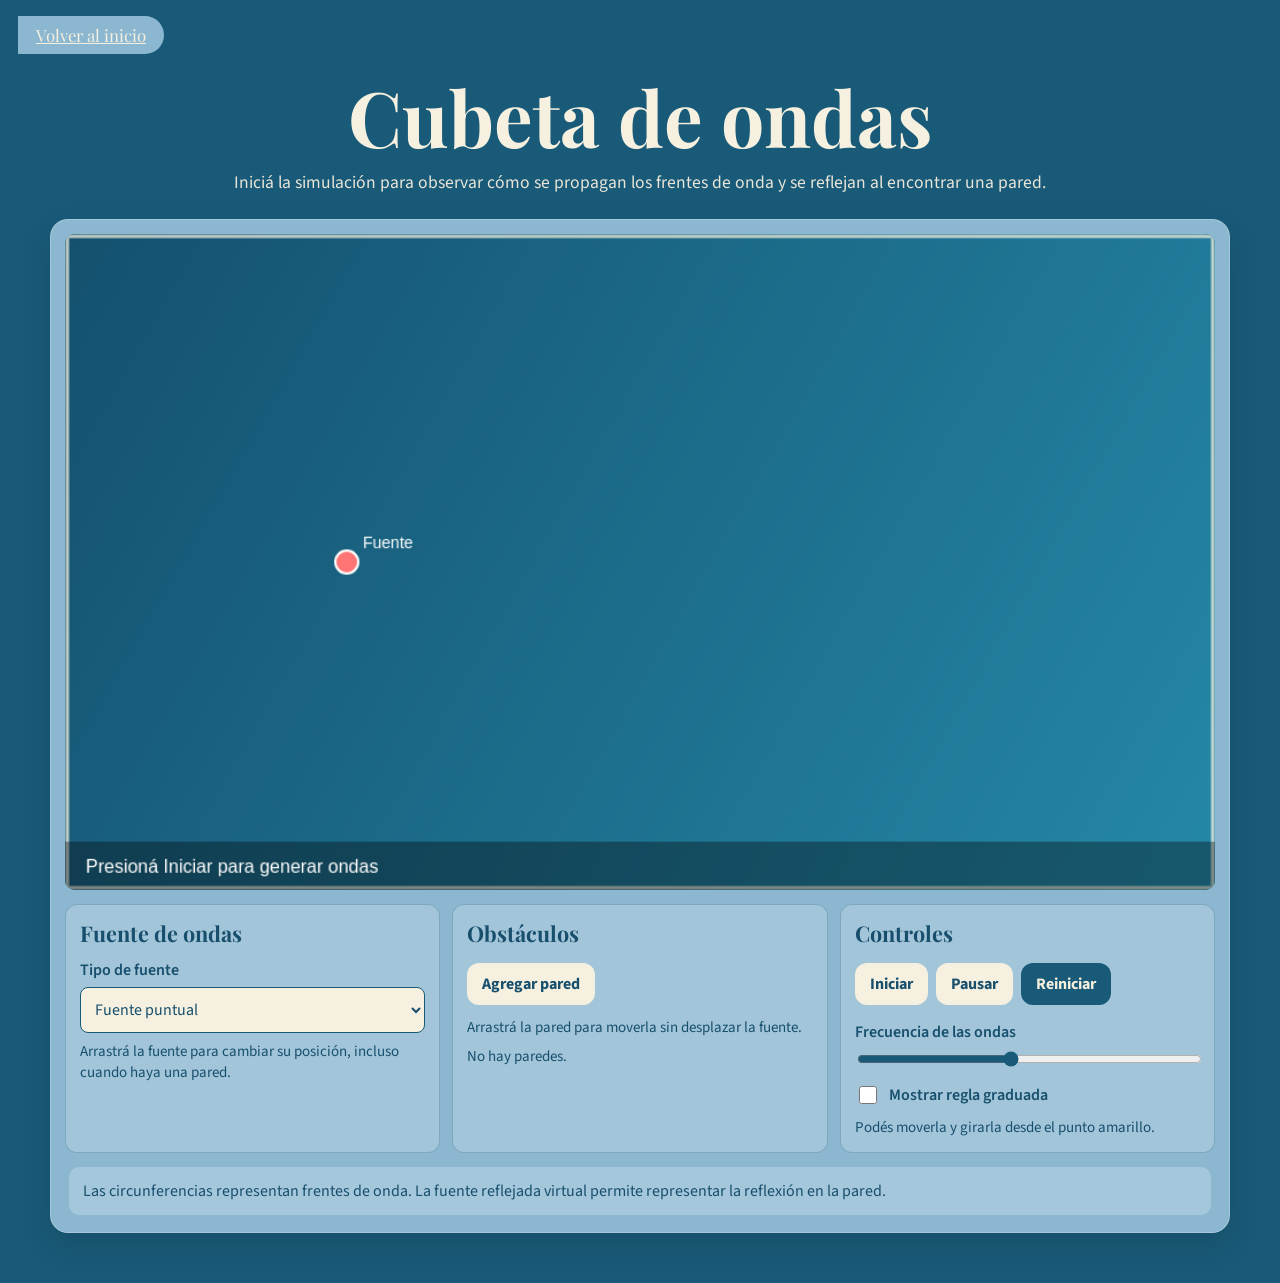
<file: cubeta.html>
<!DOCTYPE html><html lang="es"><head><meta charset="UTF-8"><meta name="viewport" content="width=device-width, initial-scale=1.0"><title>Cubeta de ondas</title><link rel="stylesheet" href="estilos.css"><script src="cubeta.js" defer></script></head><body><a class="back-link" href="index.html">Volver al inicio</a><main class="page-wrap"><h1 class="page-title">Cubeta de ondas</h1><p class="page-intro">Iniciá la simulación para observar cómo se propagan los frentes de onda y se reflejan al encontrar una pared.</p><section class="sim-panel"><canvas id="water-canvas" width="1000" height="570" aria-label="Simulación dinámica de una cubeta de ondas"></canvas><div class="control-grid"><div class="control-card"><h2>Fuente de ondas</h2><label class="control-label" for="source-type">Tipo de fuente</label><select id="source-type"><option value="point">Fuente puntual</option><option value="double">Dos fuentes puntuales</option></select><p class="small-note">Arrastrá la fuente para cambiar su posición, incluso cuando haya una pared.</p></div><div class="control-card"><h2>Obstáculos</h2><button class="btn" id="wall-toggle">Agregar pared</button><p class="small-note">Arrastrá la pared para moverla sin desplazar la fuente.</p><p class="small-note" id="wall-status">No hay paredes.</p></div><div class="control-card"><h2>Controles</h2><div class="button-row"><button class="btn" id="water-start">Iniciar</button><button class="btn" id="water-pause">Pausar</button><button class="btn btn-secondary" id="water-reset">Reiniciar</button></div><label class="control-label" for="wave-speed">Frecuencia de las ondas</label><input id="wave-speed" type="range" min="1" max="10" value="5"><label class="check-line"><input type="checkbox" id="water-ruler">Mostrar regla graduada</label><p class="small-note">Podés moverla y girarla desde el punto amarillo.</p></div></div><p class="physics-note">Las circunferencias representan frentes de onda. La fuente reflejada virtual permite representar la reflexión en la pared.</p></section></main></body></html>
</file>
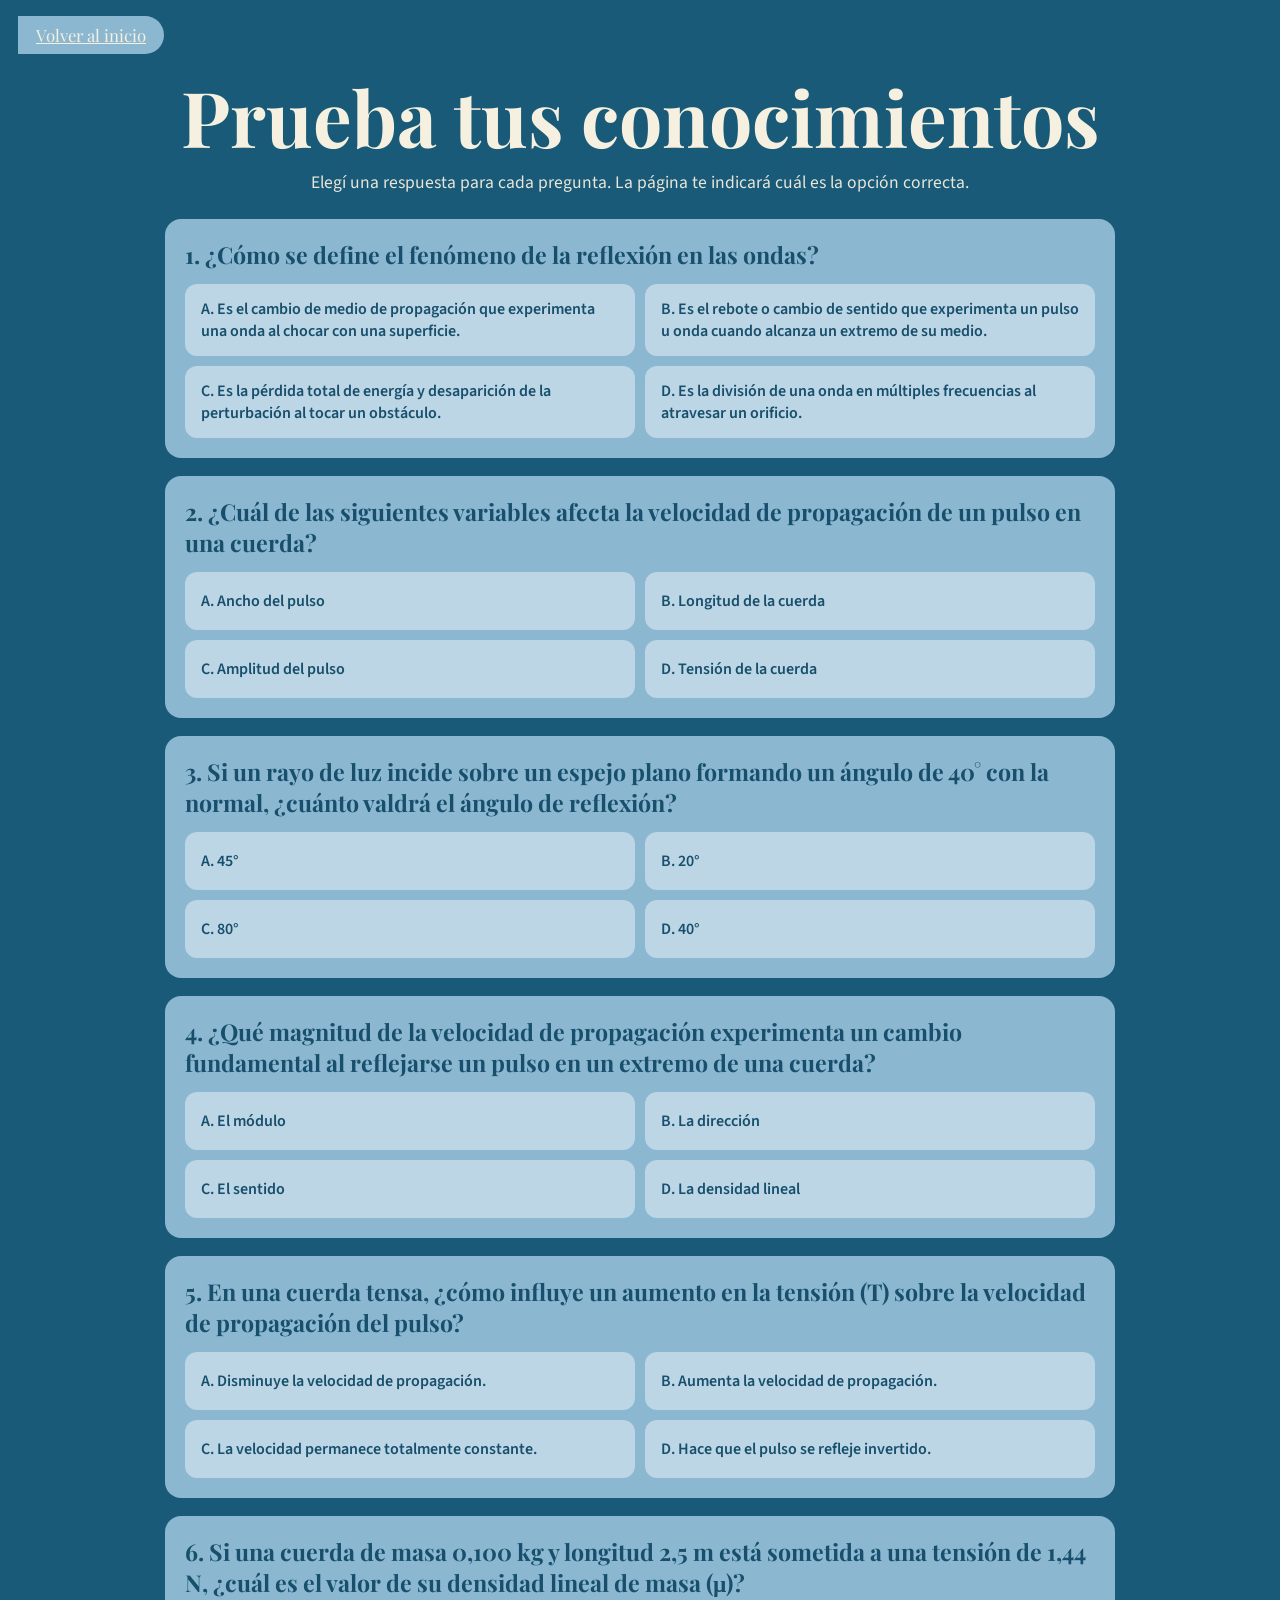
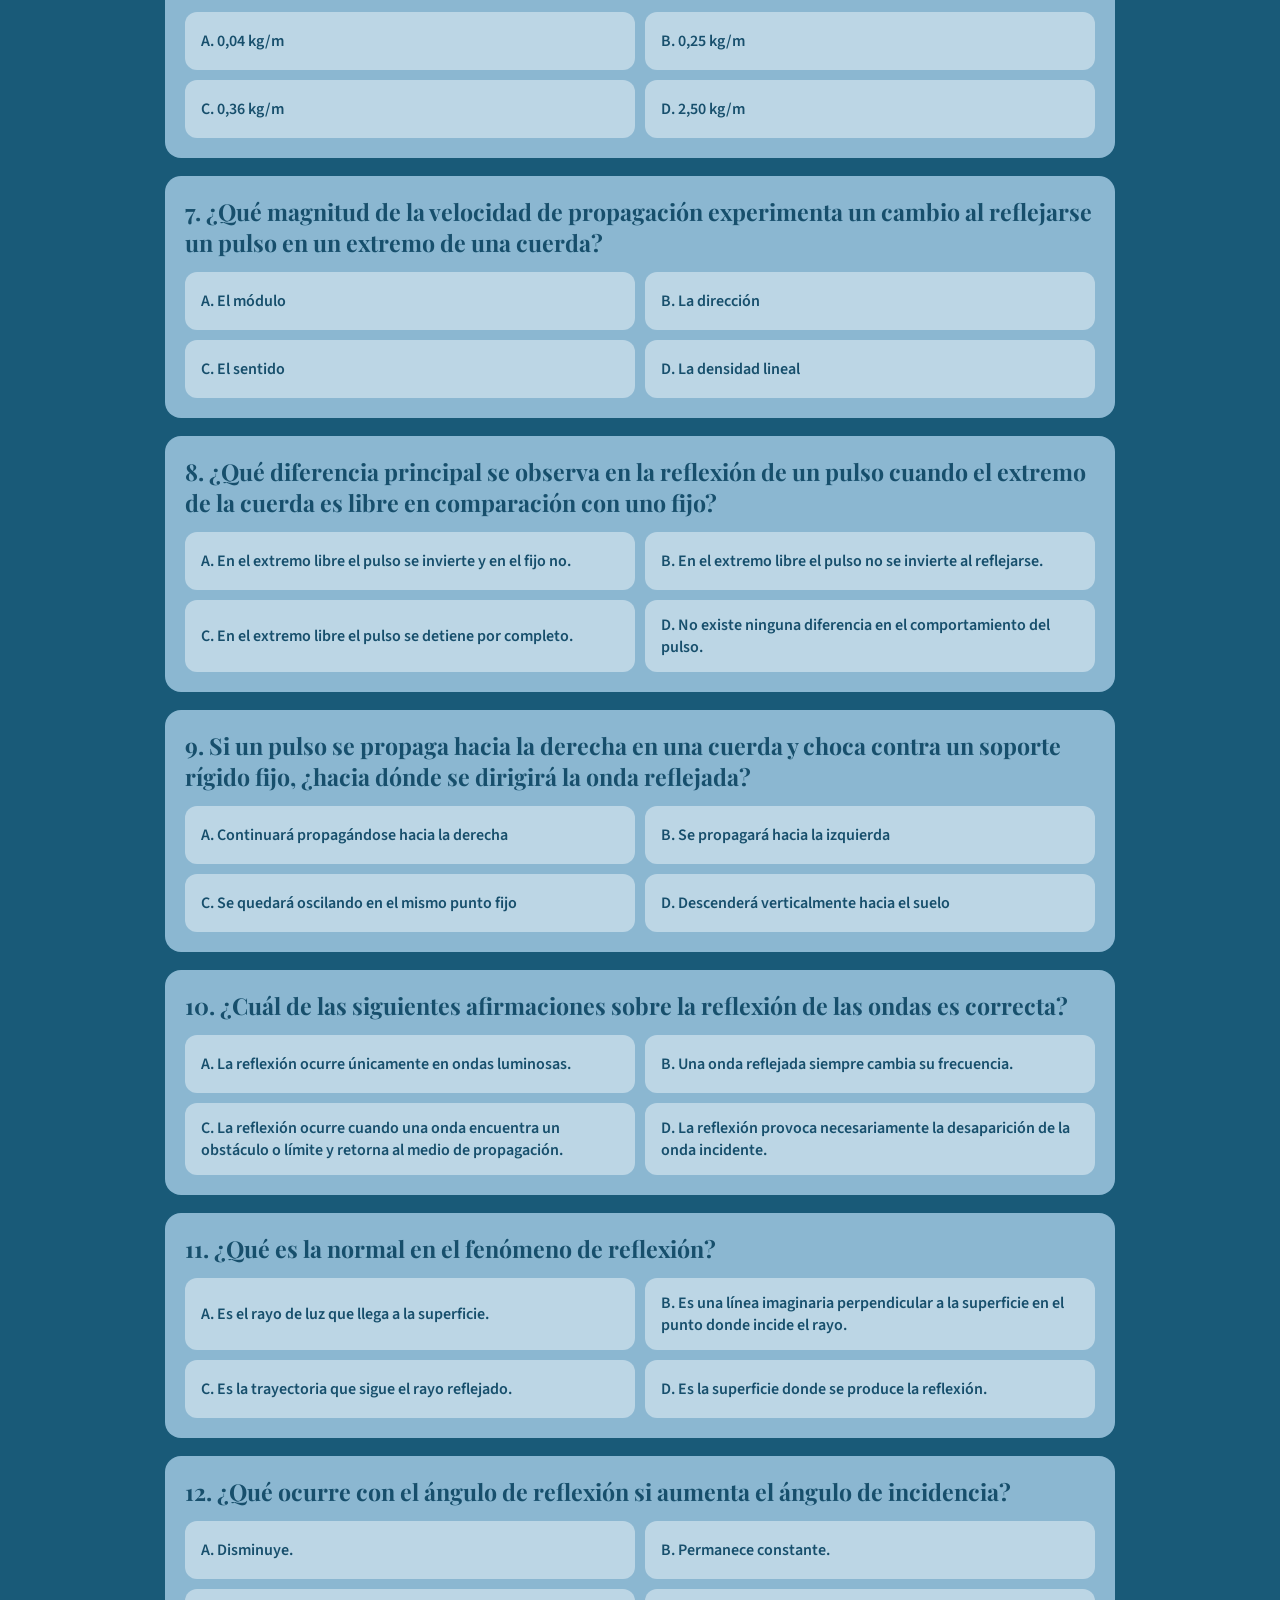
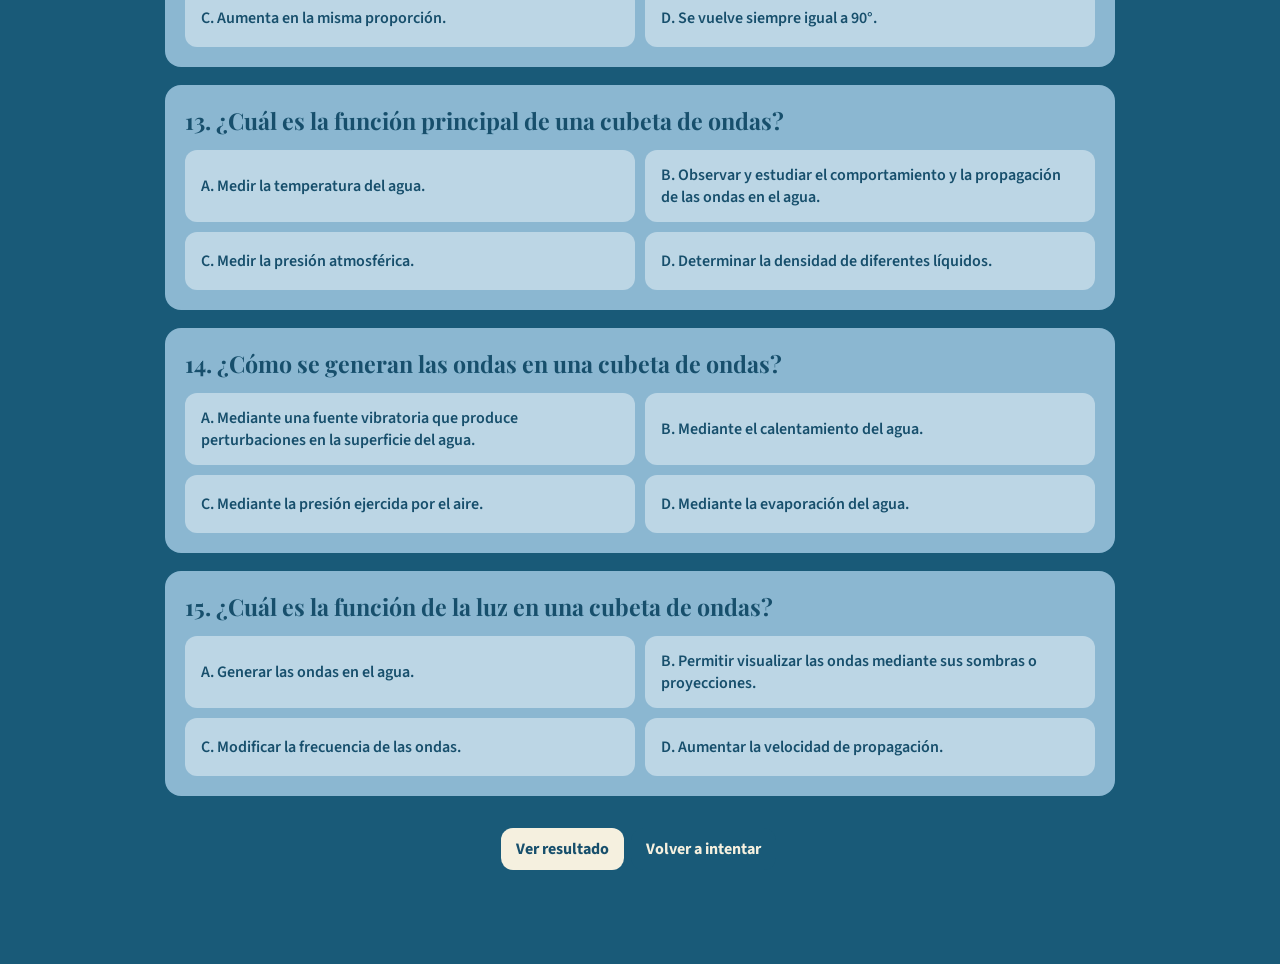
<file: cuestionario.html>
<!DOCTYPE html>
<html lang="es">
<head>
  <meta charset="UTF-8">
  <meta name="viewport" content="width=device-width, initial-scale=1.0">
  <title>Cuestionario | Reflexión de ondas</title>
  <link rel="stylesheet" href="estilos.css">
  <script src="cuestionario.js" defer></script>
</head>
<body>
  <a class="back-link" href="index.html">Volver al inicio</a>
  <main class="page-wrap quiz-page">
    <h1 class="page-title">Prueba tus conocimientos</h1>
    <p class="page-intro">Elegí una respuesta para cada pregunta. La página te indicará cuál es la opción correcta.</p>
    <div id="quiz-container"></div>
    <div class="quiz-bottom">
      <button class="btn" id="check-quiz" type="button">Ver resultado</button>
      <button class="btn btn-secondary" id="reset-quiz" type="button">Volver a intentar</button>
      <p id="quiz-result" class="result-message" aria-live="polite"></p>
    </div>
  </main>
</body>
</html>
</file>
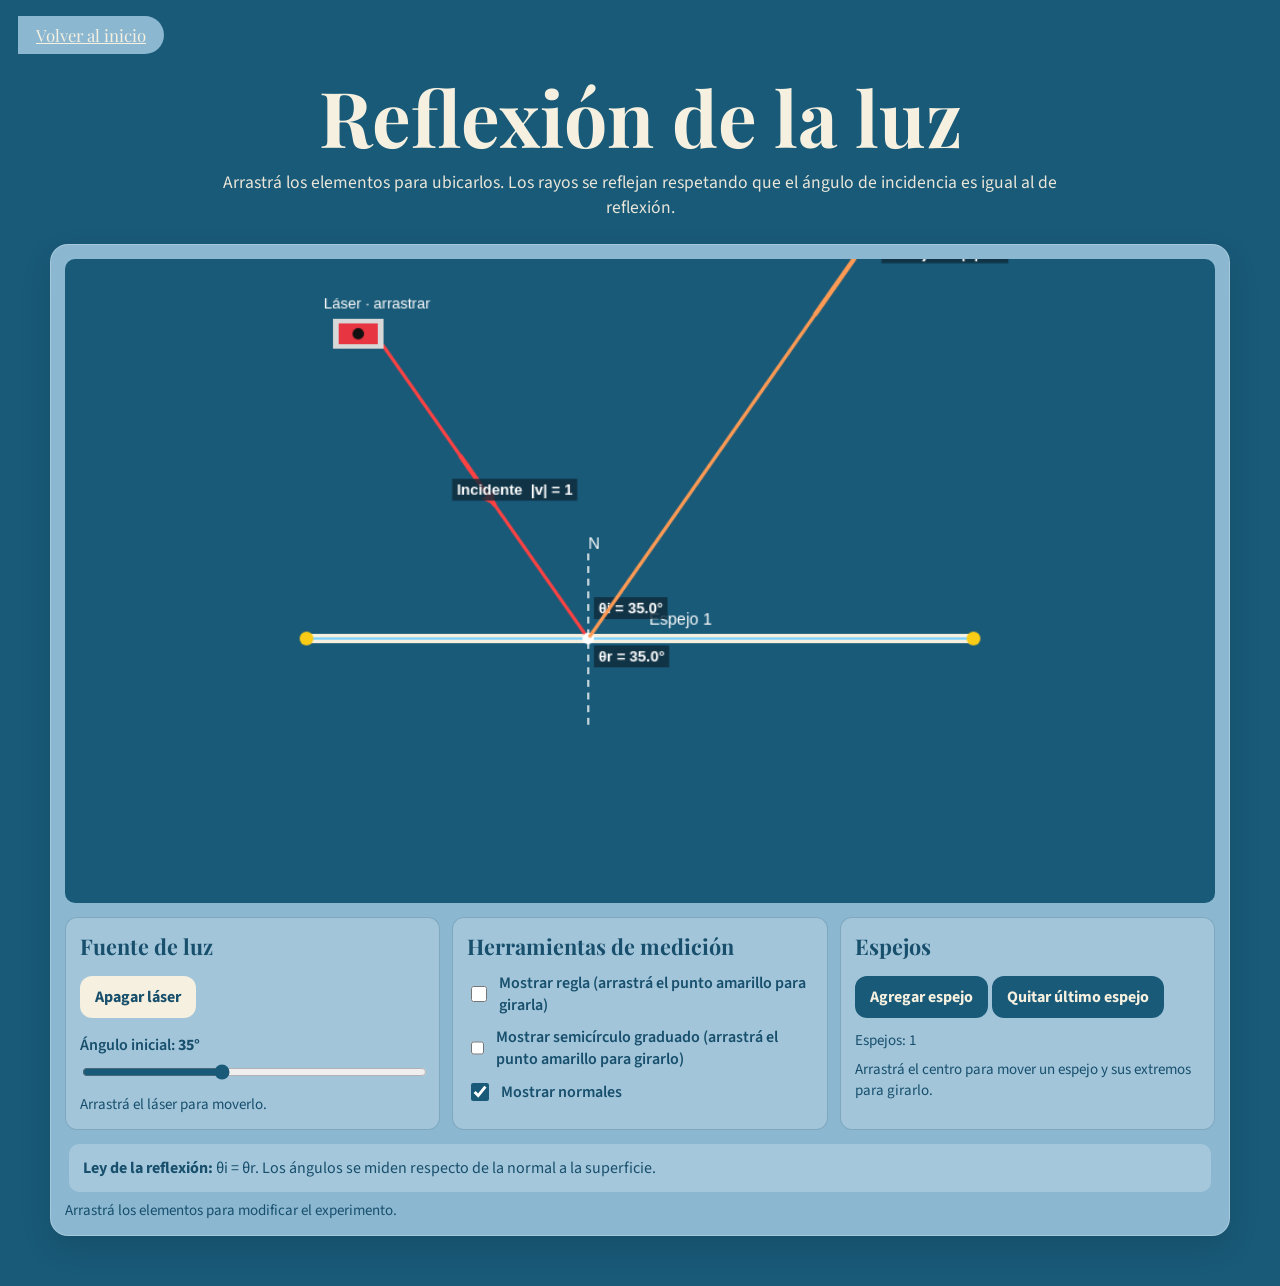
<file: luz.html>
<!DOCTYPE html>
<html lang="es"><head><meta charset="UTF-8"><meta name="viewport" content="width=device-width, initial-scale=1.0"><title>Reflexión de la luz</title><link rel="stylesheet" href="estilos.css"><script src="luz.js" defer></script></head>
<body><a class="back-link" href="index.html">Volver al inicio</a><main class="page-wrap"><h1 class="page-title">Reflexión de la luz</h1><p class="page-intro">Arrastrá los elementos para ubicarlos. Los rayos se reflejan respetando que el ángulo de incidencia es igual al de reflexión.</p><section class="sim-panel"><canvas id="light-canvas" width="1000" height="560" aria-label="Simulación interactiva de reflexión de la luz"></canvas><div class="control-grid">
<div class="control-card"><h2>Fuente de luz</h2><button class="btn" id="laser-toggle">Apagar láser</button><label class="control-label" for="angle">Ángulo inicial: <strong><span id="angle-value">35</span>°</strong></label><input id="angle" type="range" min="5" max="80" value="35"><p class="small-note">Arrastrá el láser para moverlo.</p></div>
<div class="control-card"><h2>Herramientas de medición</h2><label class="check-line"><input type="checkbox" id="show-ruler"> Mostrar regla (arrastrá el punto amarillo para girarla)</label><label class="check-line"><input type="checkbox" id="show-protractor"> Mostrar semicírculo graduado (arrastrá el punto amarillo para girarlo)</label><label class="check-line"><input type="checkbox" id="show-normal" checked> Mostrar normales</label></div>
<div class="control-card"><h2>Espejos</h2><button class="btn btn-secondary" id="add-mirror">Agregar espejo</button><button class="btn btn-secondary" id="remove-mirror">Quitar último espejo</button><p class="small-note" id="mirror-count">Espejos: 1</p><p class="small-note">Arrastrá el centro para mover un espejo y sus extremos para girarlo.</p></div></div><p class="physics-note"><strong>Ley de la reflexión:</strong> θi = θr. Los ángulos se miden respecto de la normal a la superficie.</p><p class="small-note" id="light-status">Arrastrá los elementos para modificar el experimento.</p></section></main></body></html>
</file>
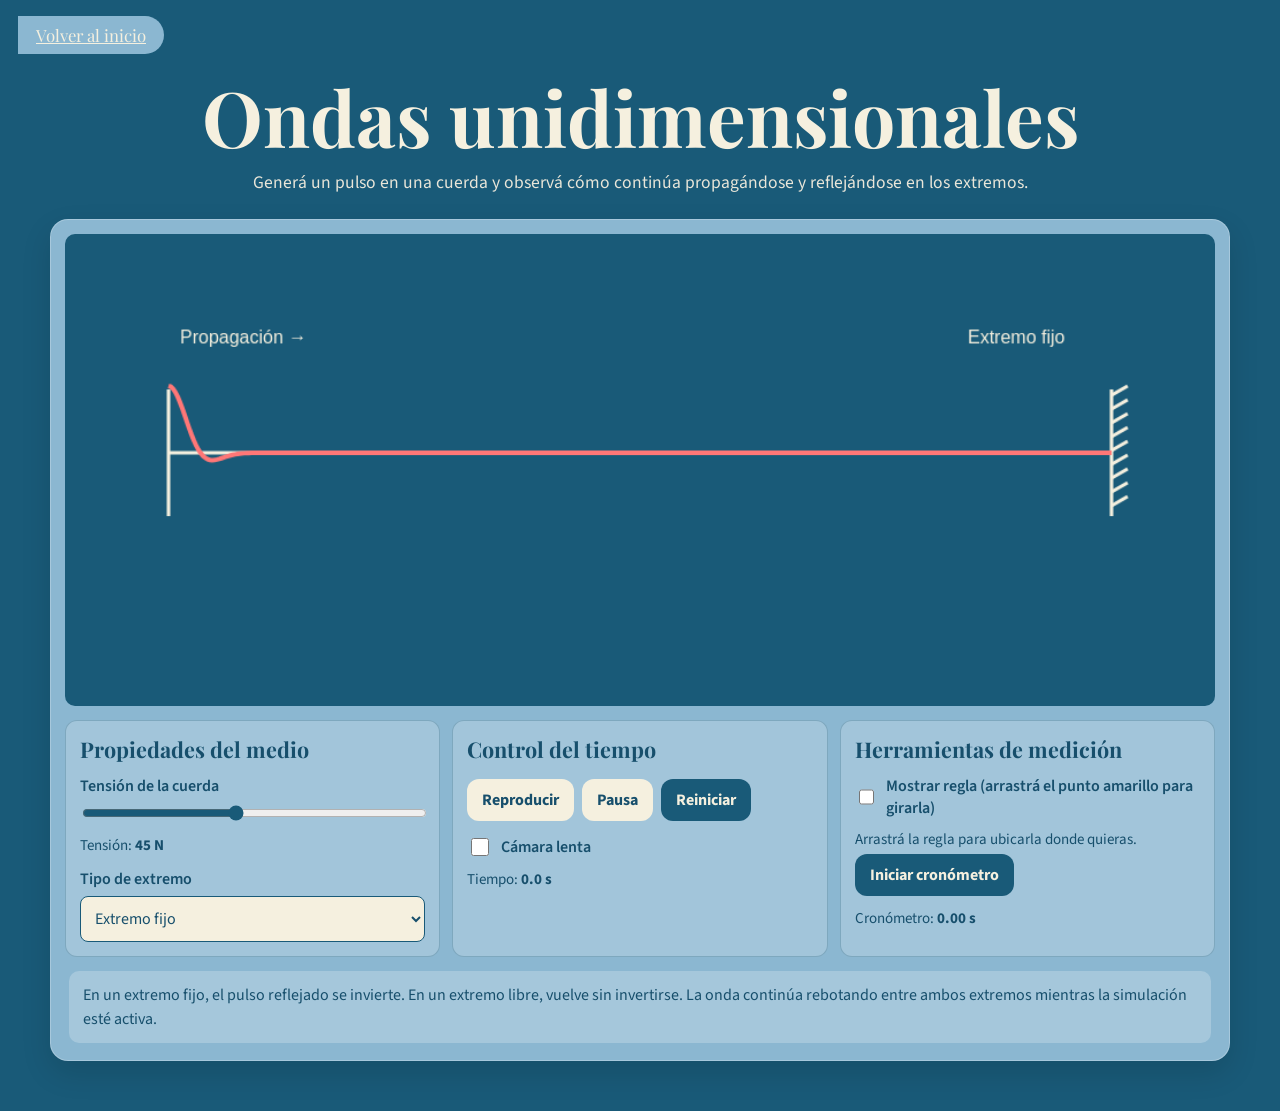
<file: unidimensional.html>
<!DOCTYPE html><html lang="es"><head><meta charset="UTF-8"><meta name="viewport" content="width=device-width, initial-scale=1.0"><title>Ondas unidimensionales</title><link rel="stylesheet" href="estilos.css"><script src="unidimensional.js" defer></script></head><body><a class="back-link" href="index.html">Volver al inicio</a><main class="page-wrap"><h1 class="page-title">Ondas unidimensionales</h1><p class="page-intro">Generá un pulso en una cuerda y observá cómo continúa propagándose y reflejándose en los extremos.</p><section class="sim-panel"><canvas id="string-canvas" width="1000" height="410" aria-label="Simulación de una onda en una cuerda"></canvas><div class="control-grid three-columns"><div class="control-card"><h2>Propiedades del medio</h2><label class="control-label" for="tension">Tensión de la cuerda</label><input id="tension" type="range" min="1" max="100" value="45"><p class="small-note">Tensión: <strong><span id="tension-value">45</span> N</strong></p><label class="control-label" for="end-type">Tipo de extremo</label><select id="end-type"><option value="fixed">Extremo fijo</option><option value="free">Extremo libre</option></select></div><div class="control-card"><h2>Control del tiempo</h2><div class="button-row"><button class="btn" id="play">Reproducir</button><button class="btn" id="pause">Pausa</button><button class="btn btn-secondary" id="restart">Reiniciar</button></div><label class="check-line"><input type="checkbox" id="slow"> Cámara lenta</label><p class="small-note">Tiempo: <strong><span id="sim-time">0.0</span> s</strong></p></div><div class="control-card"><h2>Herramientas de medición</h2><label class="check-line"><input type="checkbox" id="string-ruler"> Mostrar regla (arrastrá el punto amarillo para girarla)</label><p class="small-note">Arrastrá la regla para ubicarla donde quieras.</p><button class="btn btn-secondary" id="stopwatch-toggle">Iniciar cronómetro</button><p class="small-note">Cronómetro: <strong><span id="stopwatch">0.00</span> s</strong></p></div></div><p class="physics-note">En un extremo fijo, el pulso reflejado se invierte. En un extremo libre, vuelve sin invertirse. La onda continúa rebotando entre ambos extremos mientras la simulación esté activa.</p></section></main></body></html>
</file>
<file: estilos.css>
@import url('https://fonts.googleapis.com/css2?family=Playfair+Display:wght@500;600;700&family=Source+Sans+3:wght@400;500;600;700&display=swap');

:root {
  --navy: #195a78;
  --navy-deep: #124b68;
  --sky: #8bb7d1;
  --sky-light: #a8cfe3;
  --cream: #f5f0df;
  --ink: #174f6c;
  --green: #4caf70;
  --red: #d95b5b;
}
* { box-sizing: border-box; }
html { scroll-behavior: smooth; }
body {
  margin: 0;
  min-height: 100vh;
  background: var(--navy);
  color: var(--cream);
  font-family: 'Source Sans 3', Arial, sans-serif;
}
h1, h2, .home-card, .quiz-link { font-family: 'Playfair Display', Georgia, serif; }
.hero {
  min-height: calc(100vh - 78px);
  padding: 34px 5vw 48px;
  display: flex;
  flex-direction: column;
  align-items: center;
  justify-content: center;
  text-align: center;
}
.home-hero h1 {
  font-size: clamp(3rem, 8vw, 6.3rem);
  line-height: 1.05;
  margin: 0 0 24px;
  font-weight: 700;
}
.definition {
  max-width: 1050px;
  font-family: 'Playfair Display', Georgia, serif;
  font-size: clamp(1.2rem, 2.5vw, 2rem);
  line-height: 1.5;
  margin: 0 auto 38px;
}
.home-links {
  width: min(100%, 1040px);
  display: grid;
  grid-template-columns: repeat(3, 1fr);
  gap: clamp(16px, 6vw, 90px);
  align-items: stretch;
  margin: 0 auto 40px;
}
.home-card {
  min-height: 205px;
  padding: 22px 12px;
  border-radius: 42px;
  background: var(--sky);
  color: var(--cream);
  display: flex;
  align-items: center;
  justify-content: center;
  font-size: clamp(1.55rem, 3vw, 2.5rem);
  font-weight: 600;
  line-height: 1.35;
  text-decoration: underline;
  transition: transform .18s, background .18s;
}
.home-card:hover, .quiz-link:hover { transform: translateY(-4px); background: var(--sky-light); }
.quiz-link {
  width: min(90%, 760px);
  padding: 16px 24px;
  border-radius: 50px;
  background: var(--sky);
  color: var(--cream);
  font-size: clamp(1.45rem, 3.5vw, 2.8rem);
  font-weight: 600;
  text-decoration: underline;
  transition: transform .18s, background .18s;
}
.site-footer {
  min-height: 78px;
  background: var(--sky-light);
  color: var(--ink);
  display: flex;
  justify-content: space-between;
  align-items: center;
  gap: 18px;
  padding: 18px 3vw;
  font-family: 'Playfair Display', Georgia, serif;
  font-size: clamp(.9rem, 1.5vw, 1.15rem);
}
.back-link {
  display: inline-block;
  margin: 16px 0 0 18px;
  padding: 8px 18px;
  background: var(--sky);
  color: var(--cream);
  border-radius: 0 30px 30px 0;
  font-family: 'Playfair Display', Georgia, serif;
  font-size: 1.05rem;
  text-decoration: underline;
}
.page-wrap { width: min(1180px, 94%); margin: 0 auto 50px; }
.page-title {
  text-align: center;
  font-size: clamp(2.5rem, 6vw, 5rem);
  line-height: 1.1;
  margin: 20px 0 12px;
}
.page-intro {
  text-align: center;
  max-width: 850px;
  margin: 0 auto 24px;
  font-size: 1.1rem;
  color: #e9e6d9;
}
.sim-panel {
  background: var(--sky);
  color: var(--ink);
  border: 1px solid rgba(255,255,255,.24);
  border-radius: 18px;
  padding: 14px;
  box-shadow: 0 12px 30px rgba(0,0,0,.12);
}
canvas {
  display: block;
  width: 100%;
  height: auto;
  background: var(--navy);
  border-radius: 10px;
  touch-action: none;
  user-select: none;
  -webkit-user-select: none;
}
.control-grid {
  display: grid;
  grid-template-columns: repeat(3, 1fr);
  gap: 12px;
  margin-top: 14px;
}
.control-grid.three-columns { grid-template-columns: repeat(3, 1fr); }
.control-card {
  background: rgba(255,255,255,.2);
  border: 1px solid rgba(23,79,108,.25);
  border-radius: 12px;
  padding: 14px;
  min-width: 0;
}
.control-card h2 {
  margin: 0 0 12px;
  font-size: 1.35rem;
  color: var(--ink);
}
.control-label { display: block; margin: 12px 0 6px; font-weight: 600; }
input[type="range"] { width: 100%; accent-color: var(--navy); cursor: pointer; }
select {
  width: 100%;
  padding: 10px;
  border: 1px solid var(--navy);
  border-radius: 8px;
  color: var(--ink);
  background: var(--cream);
  font: inherit;
}
.check-line { display: flex; align-items: center; gap: 9px; margin: 10px 0; font-weight: 600; }
.check-line input { width: 18px; height: 18px; accent-color: var(--navy); }
.btn {
  border: 0;
  border-radius: 12px;
  padding: 10px 15px;
  margin: 4px 4px 4px 0;
  background: var(--cream);
  color: var(--ink);
  font: 700 1rem 'Source Sans 3', sans-serif;
  cursor: pointer;
  transition: filter .15s, transform .15s;
}
.btn:hover { filter: brightness(1.06); transform: translateY(-1px); }
.btn-secondary { background: var(--navy); color: var(--cream); }
.button-row { display: flex; flex-wrap: wrap; gap: 4px; }
.small-note { font-size: .94rem; margin: 8px 0 0; }
.physics-note {
  margin: 14px 4px 3px;
  padding: 12px 14px;
  background: rgba(255,255,255,.22);
  border-radius: 10px;
  line-height: 1.5;
}
.quiz-page { max-width: 950px; }
.quiz-question {
  background: var(--sky);
  color: var(--ink);
  border-radius: 16px;
  padding: 20px;
  margin: 18px 0;
}
.quiz-question h2 { margin: 0 0 14px; font-size: 1.45rem; }
.answers { display: grid; grid-template-columns: 1fr 1fr; gap: 10px; }
.answer {
  text-align: left;
  min-height: 58px;
  border: 2px solid transparent;
  border-radius: 12px;
  padding: 12px 14px;
  background: rgba(255,255,255,.42);
  color: var(--ink);
  font: 600 1rem 'Source Sans 3', sans-serif;
  cursor: pointer;
}
.answer:hover { background: rgba(255,255,255,.7); }
.answer.selected { border-color: var(--navy); background: rgba(255,255,255,.78); }
.answer.correct { background: #c9f0d3; border-color: #27864b; color: #14552e; }
.answer.incorrect { background: #f5caca; border-color: #bd3838; color: #762020; }
.answer:disabled { cursor: default; opacity: 1; }
.feedback { min-height: 24px; margin: 10px 0 0; font-weight: 700; }
.quiz-bottom { text-align: center; padding: 10px 0 20px; }
.result-message { font-weight: 700; font-size: 1.2rem; }
@media (max-width: 760px) {
  .home-links { grid-template-columns: 1fr; gap: 14px; max-width: 420px; }
  .home-card { min-height: 115px; border-radius: 28px; }
  .site-footer { flex-direction: column; text-align: center; }
  .control-grid, .control-grid.three-columns { grid-template-columns: 1fr; }
  .answers { grid-template-columns: 1fr; }
  .page-wrap { width: 96%; }
  .sim-panel { padding: 8px; }
}
</file>
